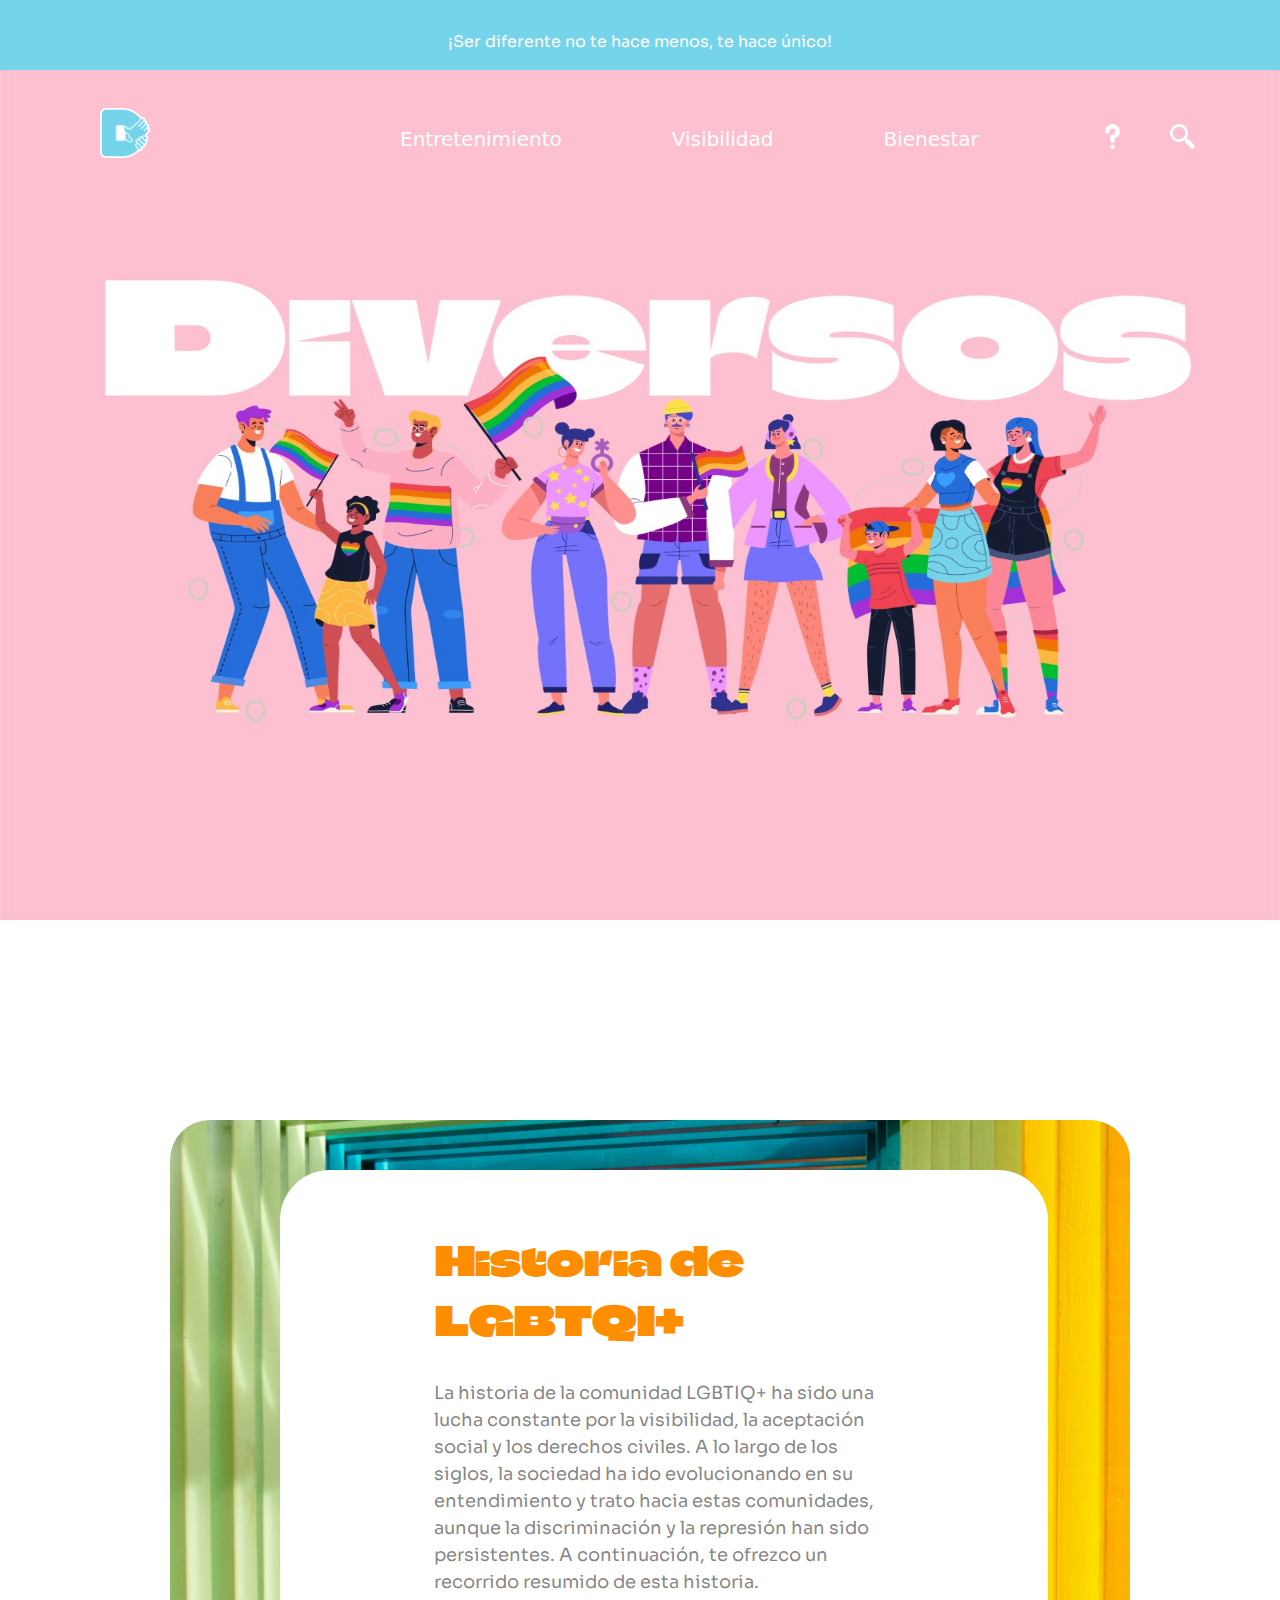
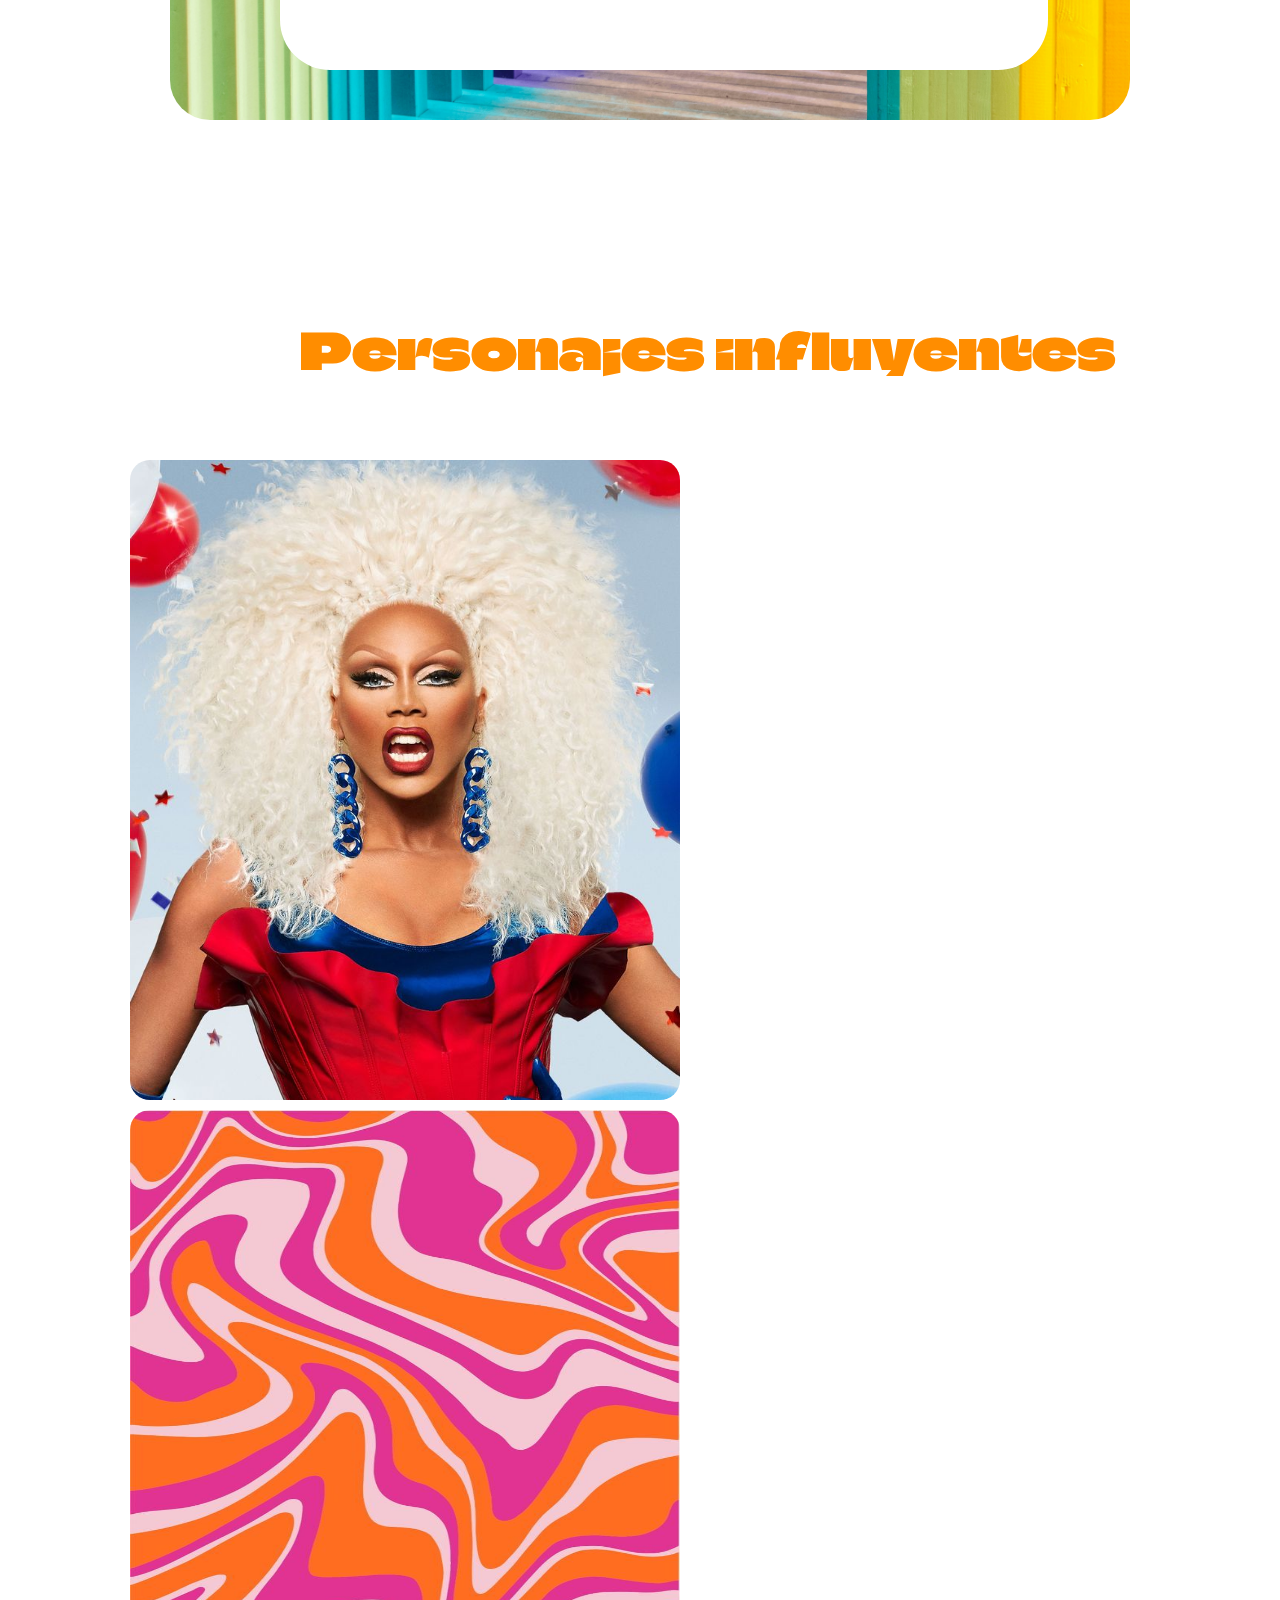
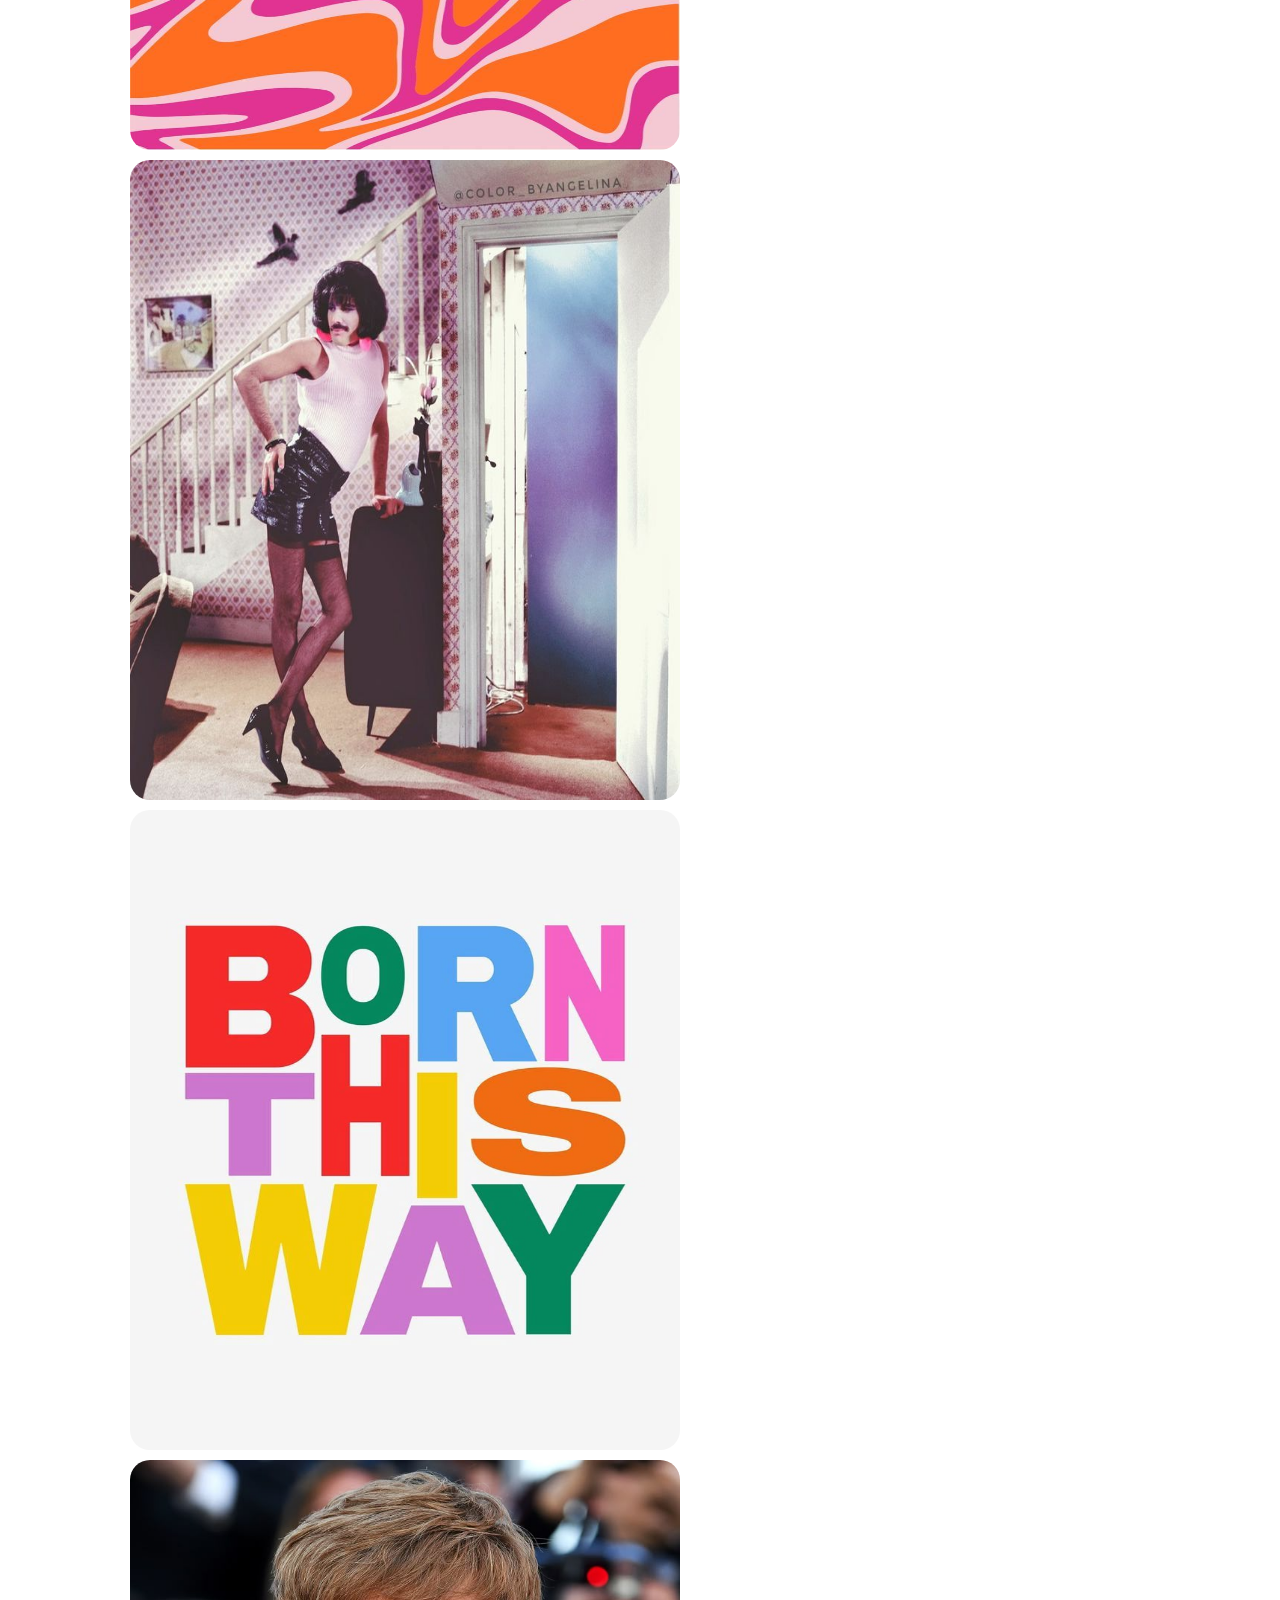
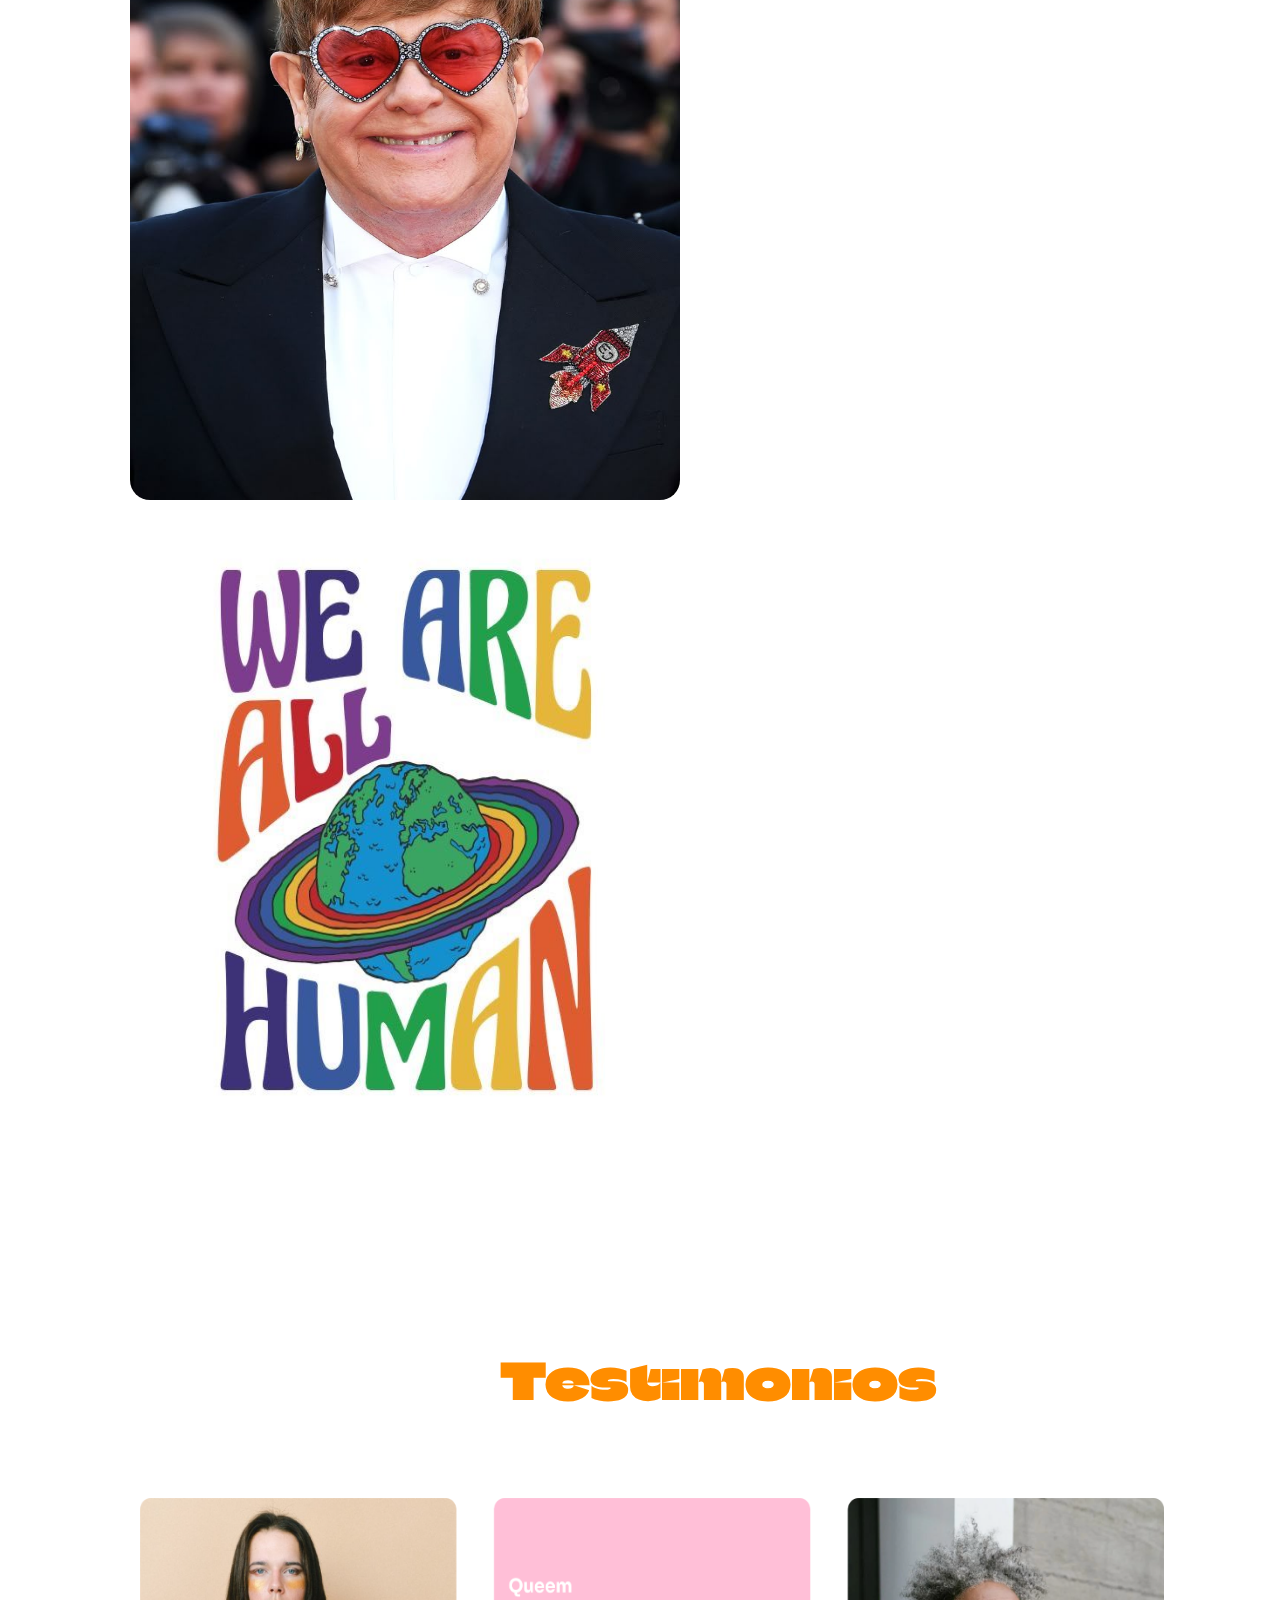
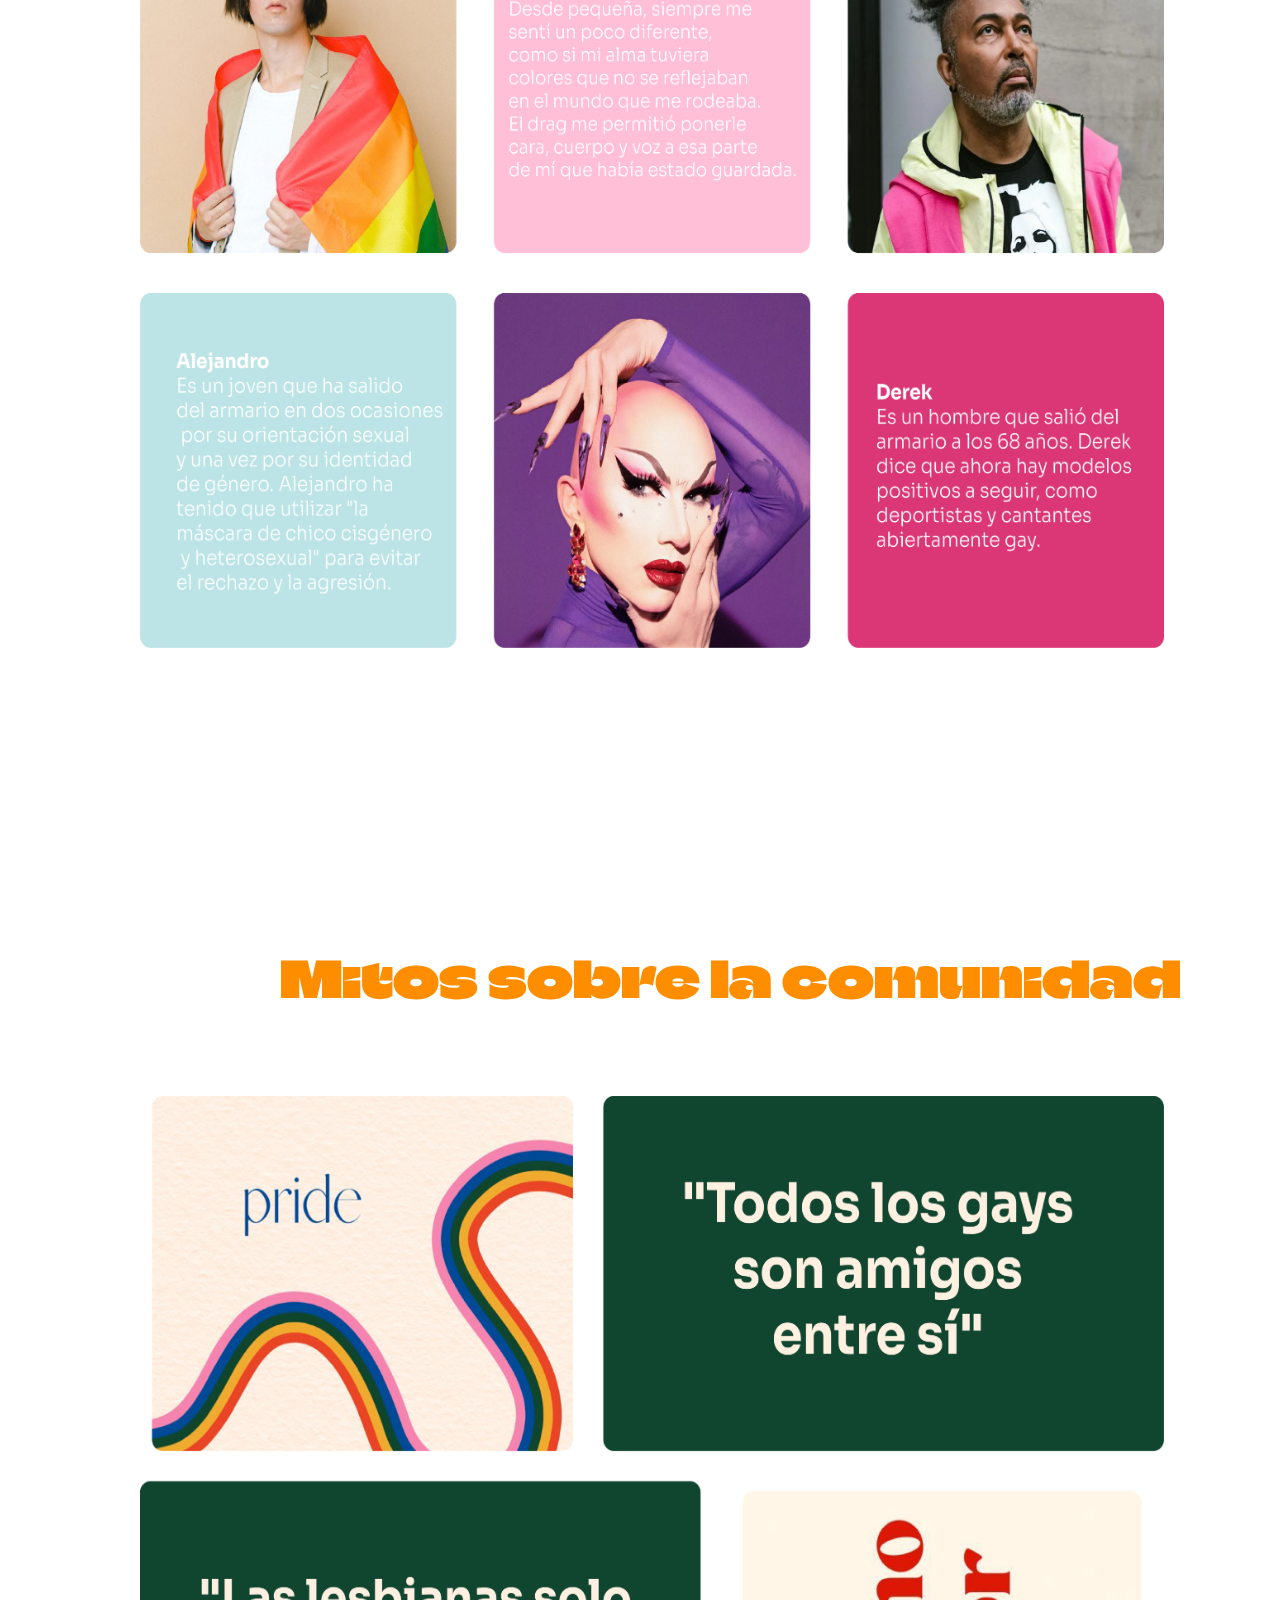
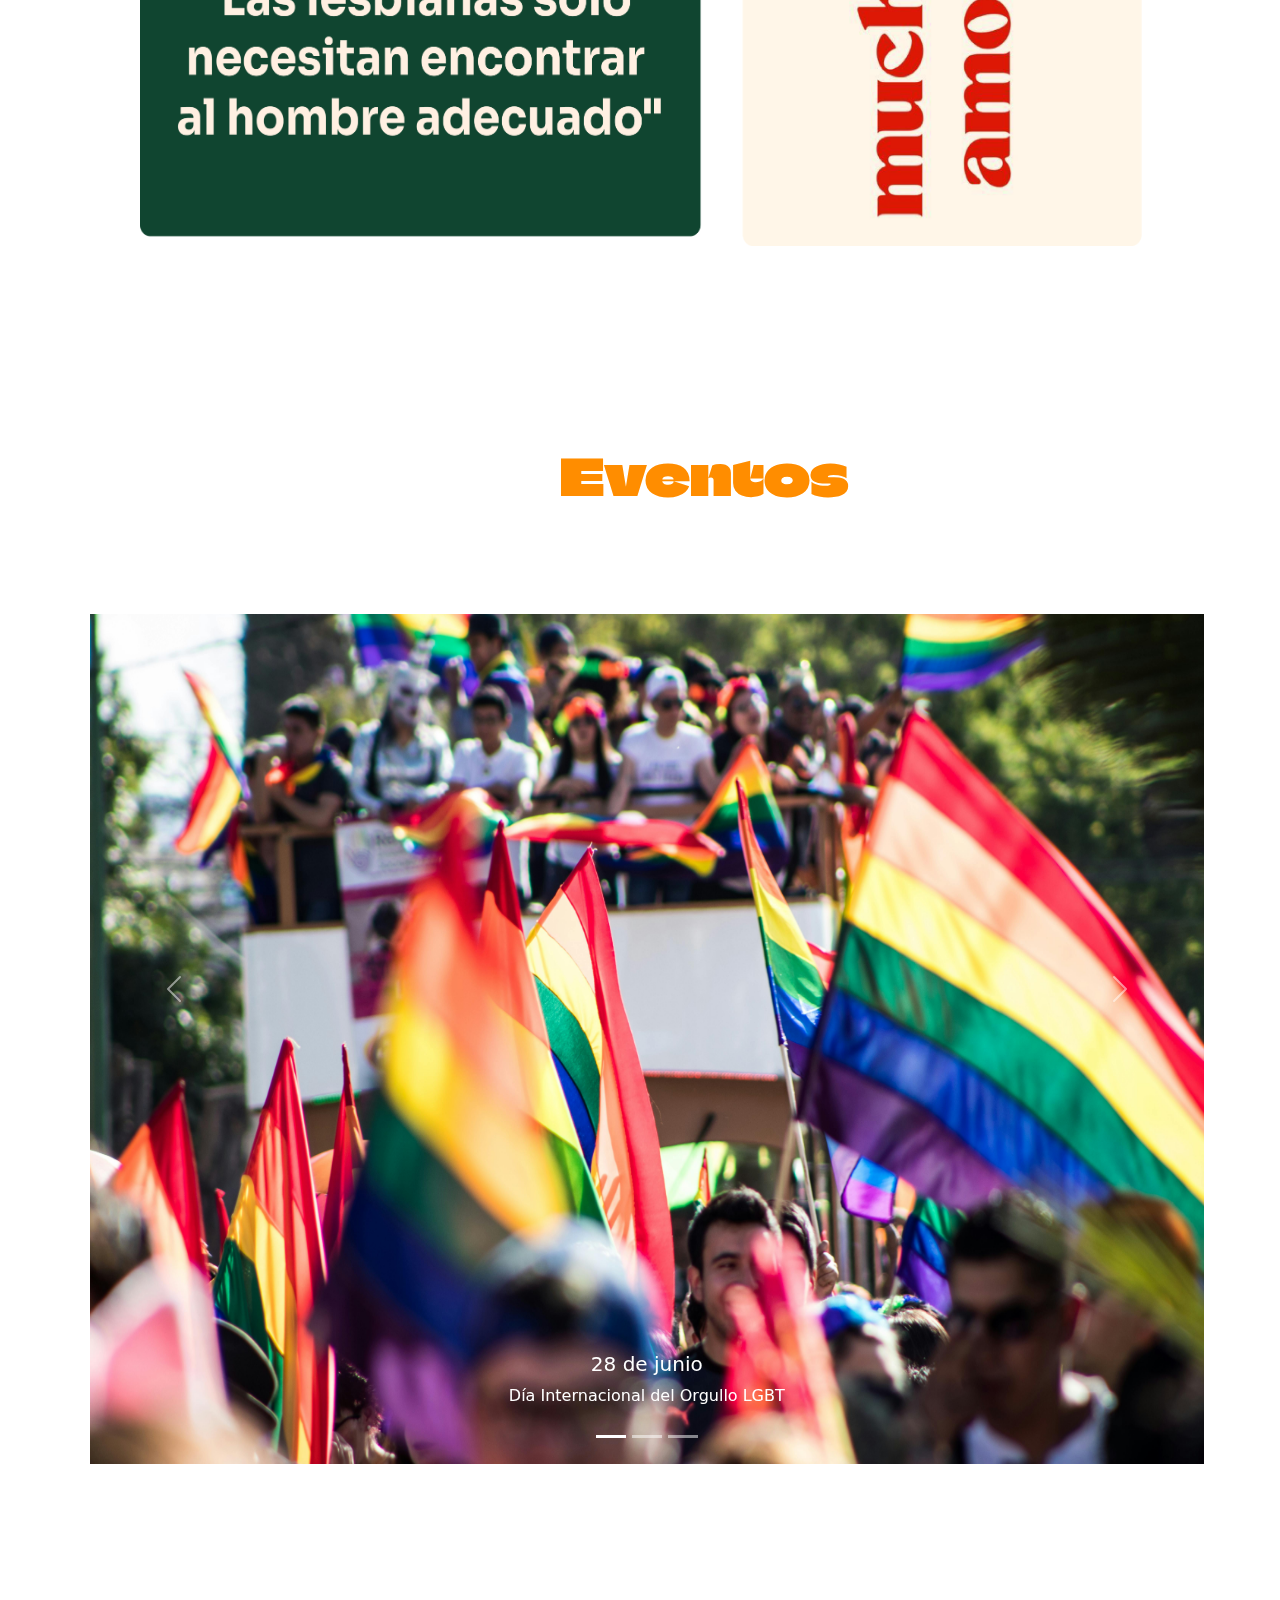
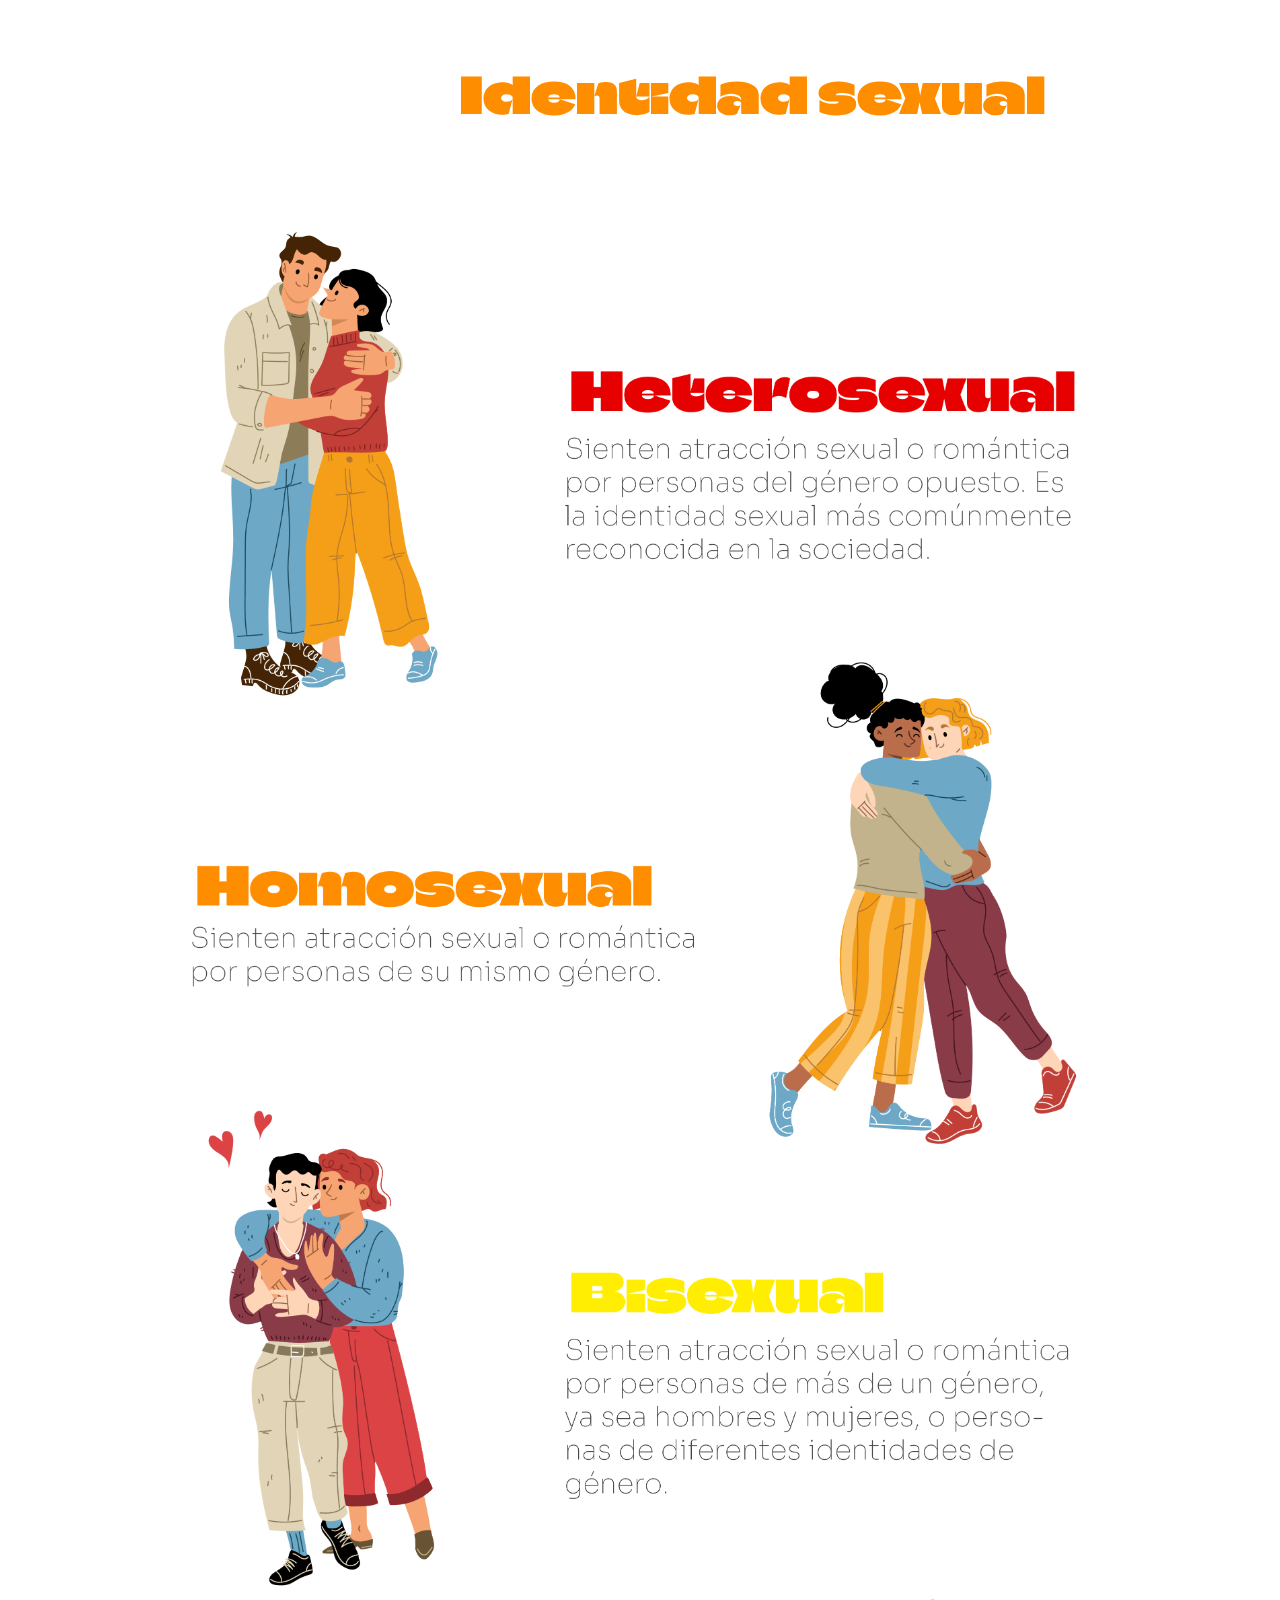
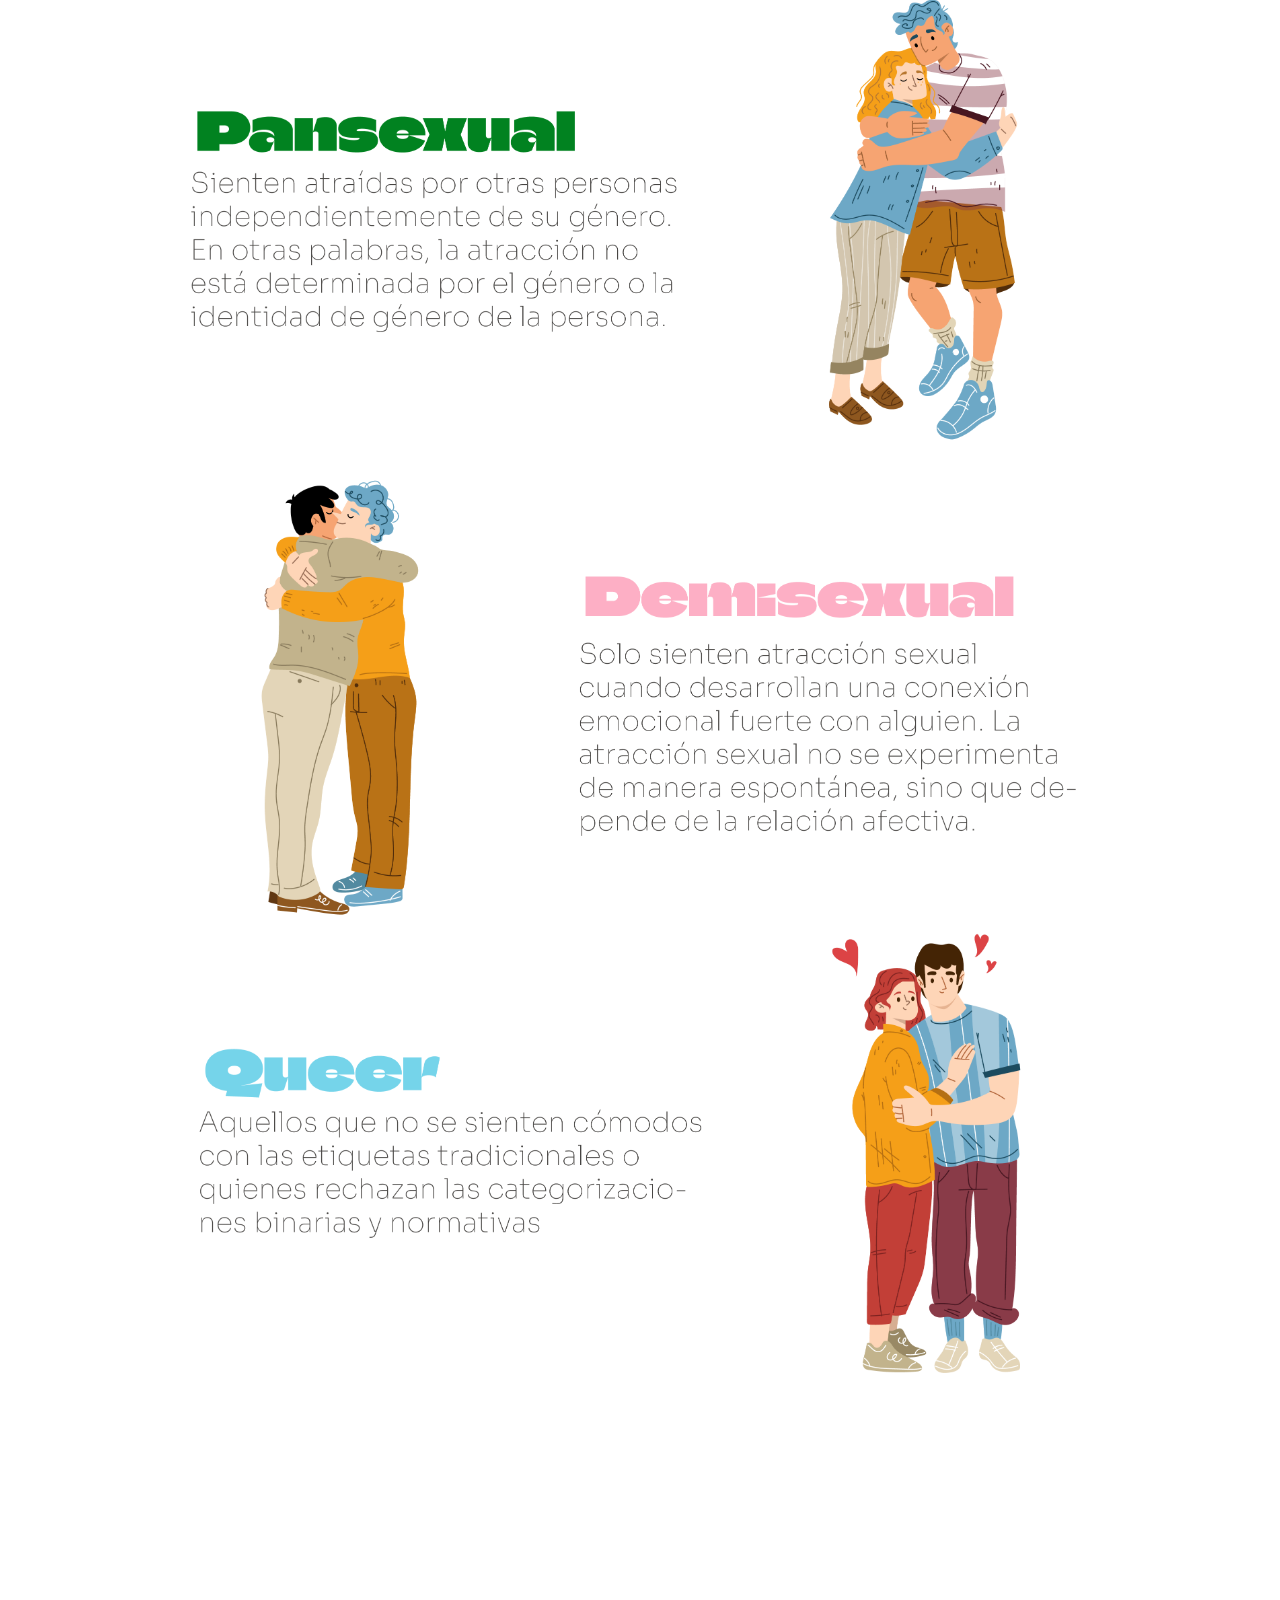
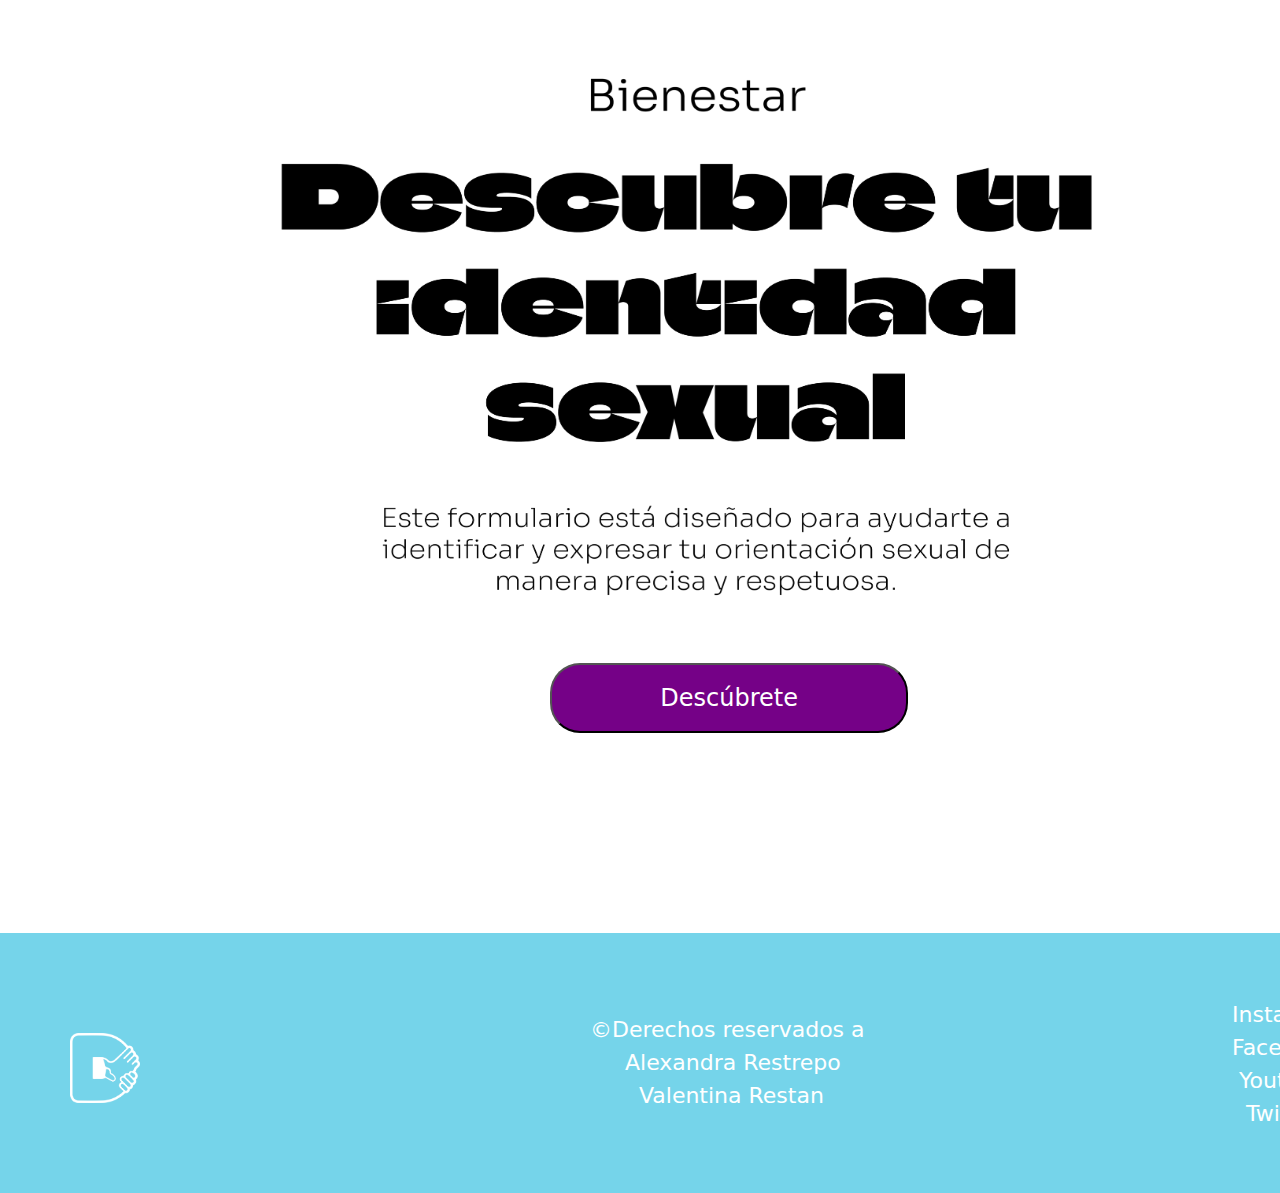
<file: index.html>
<!DOCTYPE html>
<html lang="en">
<head>
    <meta charset="UTF-8">
    <meta name="viewport" content="width=device-width, initial-scale=1.0">
    <!-- Tipografias Climate Crisis-->
    <link rel="preconnect" href="https://fonts.googleapis.com" />
    <link rel="preconnect" href="https://fonts.gstatic.com" crossorigin />
    <link
      href="https://fonts.googleapis.com/css2?family=Climate+Crisis&display=swap"
      rel="stylesheet"
    />
    <!-- Tipografias Barriecito-->
    <link rel="preconnect" href="https://fonts.googleapis.com" />
    <link rel="preconnect" href="https://fonts.gstatic.com" crossorigin />
    <link
      href="https://fonts.googleapis.com/css2?family=Barriecito&display=swap"
      rel="stylesheet"
    />
    <!-- Tipografias Sora-->
    <link rel="preconnect" href="https://fonts.googleapis.com" />
    <link rel="preconnect" href="https://fonts.gstatic.com" crossorigin />
    <link
      href="https://fonts.googleapis.com/css2?family=Sora:wght@100..800&display=swap"
      rel="stylesheet"
    />
    <link href="https://cdn.jsdelivr.net/npm/bootstrap@5.3.3/dist/css/bootstrap.min.css" rel="stylesheet" integrity="sha384-QWTKZyjpPEjISv5WaRU9OFeRpok6YctnYmDr5pNlyT2bRjXh0JMhjY6hW+ALEwIH" crossorigin="anonymous">
    <link rel="stylesheet" href="https://cdn.jsdelivr.net/npm/bootstrap-icons@1.11.3/font/bootstrap-icons.min.css">
    <link rel="stylesheet" href="css/style.css">
    <title>Diversos</title>
</head>
<body>
    <!--HEADER-->
    <header>
        <p class="texto-header">¡Ser diferente no te hace menos, te hace único!</p>
      </header>
      <!--NAV-->
        <nav>
            <div class="contenedor-nav">
                <img class="imagen-nav" src="img/portada-diversos.jpeg" alt="Portada" />
                <div class="contenedor-items-nav" id="navbarNavAltMarkup">
                <img class="logo-nav" src="img/diversidad.png" alt="Logo diversidad">
                    <div class="nav-contenedor-link">
                        <a class="nav-link" href="#entretenimiento">Entretenimiento</a>
                        <a class="nav-link" href="#visibilidad">Visibilidad</a>
                        <a class="nav-link" href="#bienestar">Bienestar</a>
                    </div>
                    <img class="item1-nav" src="img/signo-de-interrogacion.png" alt="Items del nav">
                    <img class="item2-nav" src="img/busqueda-de-lupa.png" alt="Items del nav">
                </div>
            </div>
        </nav>
    <main>
    <!--HISTORIA-->
    <section class="historia">
        <img class="img-historia" src="img/fondo-historia.jpg" alt="historia colores"/>
        <div class="cuadro-historia">
          <p class="titulo-historia">Historia de <br>LGBTQI+</p>
          <div class="margentexto-historia">
            <p class="texto-historia">
            La historia de la comunidad LGBTIQ+ ha sido una lucha constante por la visibilidad, la
            aceptación social y los derechos civiles. A lo largo de los siglos,
            la sociedad ha ido evolucionando en su entendimiento y trato hacia
            estas comunidades, aunque la discriminación y la represión han sido
            persistentes. A continuación, te ofrezco un recorrido resumido de
            esta historia.
          </p>
          </div>
        </div>
    <section>
    <!--SECTION2-PERSOANJES-INFLUYENTES-->
    <section class="section2">
        <h2 id="entretenimiento" class="titulo-section2">Personajes influyentes</h2>
        <div class="contenedor-section2">
            <img class="imagen1-section2" src="img/imagen1-section2.jpg" alt="Imagen personaje influyente de la comunidad LGBTIQ+">
            <img class="imagen2-section2" src="img/imagen2-section2.jpg" alt="Imagen personaje influyente de la comunidad LGBTIQ+">
            <img class="imagen3-section2" src="img/imagen3-section2.jpg" alt="Imagen personaje influyente de la comunidad LGBTIQ+">
            <img class="imagen4-section2" src="img/imagen4-section2.jpg" alt="Imagen personaje influyente de la comunidad LGBTIQ+">
            <img class="imagen5-section2" src="img/imagen5-section2.jpg" alt="Imagen personaje influyente de la comunidad LGBTIQ+">
            <img class="imagen6-section2" src="img/imagen6-section2.jpg" alt="Imagen personaje influyente de la comunidad LGBTIQ+">
        </div>
    </section>
    <!--SECTION3-TESTIMONIOS-->
    <section class="section3">
        <h2 class="titulo-section3">Testimonios</h2>
        <img class="imagen-section3" src="img/testimonios.png" alt="Imgaen contenedora sobre testimonios">
    </section>
    <!--SECTION4-MITOS CHISTOSOS-->
    <section class="section4">
        <h2 class="titulo-section4">Mitos sobre la comunidad</h2>
        <img class="imagen-section4" src="img/mitos sobre comunidad.png" alt="Imagen contenedora de los mitos">
    </section>
     <!--SECTION5-EVENTOS-->
     <section class="section5">
        <h2 class="titulo-section5">Eventos</h2>
        <div id="carouselExampleCaptions" class="carousel slide">
            <div class="carousel-indicators">
              <button
                type="button"
                data-bs-target="#carouselExampleCaptions"
                data-bs-slide-to="0"
                class="active"
                aria-current="true"
                aria-label="Slide 1"
              ></button>
              <button
                type="button"
                data-bs-target="#carouselExampleCaptions"
                data-bs-slide-to="1"
                aria-label="Slide 2"
              ></button>
              <button
                type="button"
                data-bs-target="#carouselExampleCaptions"
                data-bs-slide-to="2"
                aria-label="Slide 3"
              ></button>
            </div>
            <div class="carousel-inner">
              <div class="carousel-item active">
                <img src="img/carrusel 2.jpg" class="d-block w-100" alt="..." />
                <div class="carousel-caption d-none d-md-block">
                  <h5>28 de junio</h5>
                  <p>Día Internacional del Orgullo LGBT</p>
                </div>
              </div>
              <div class="carousel-item">
                <img src="img/carrusel 1.jpg" class="d-block w-100" alt="..." />
                <div class="carousel-caption d-none d-md-block">
                  <h5>23 de septiembre</h5>
                  <p>Día Internacional de la Bisexualidad</p>
                </div>
              </div>
              <div class="carousel-item">
                <img src="img/carrusel3.jpg" class="d-block w-100" alt="..." />
                <div class="carousel-caption d-none d-md-block">
                  <h5>11 de octubre</h5>
                  <p>Día para salir del armario</p>
                </div>
              </div>
            </div>
            <button
              class="carousel-control-prev"
              type="button"
              data-bs-target="#carouselExampleCaptions"
              data-bs-slide="prev"
            >
              <span class="carousel-control-prev-icon" aria-hidden="true"></span>
              <span class="visually-hidden">Previous</span>
            </button>
            <button
              class="carousel-control-next"
              type="button"
              data-bs-target="#carouselExampleCaptions"
              data-bs-slide="next"
            >
              <span class="carousel-control-next-icon" aria-hidden="true"></span>
              <span class="visually-hidden">Next</span>
            </button>
          </div>
     </section>
     <!--SECTION6-IDENTIDAD SEXUAL-->
     <section class="section6">
        <h2 id="visibilidad" class="titulo-section6">Identidad sexual</h2>
        <img class="imagen-section6" src="img/generos.png" alt="Imagen refertente a la idebntidad sexual">
     </section>
     <!--SECTION7-FORMULARIO-->
     <section id="bienestar" class="section7">
        <img class="imagen-section7" src="img/FORMULARIO.png" alt="Seccion del formulario">
        <a href="formulario.html"><button class="boton-formulario">Descúbrete</button></a>
     </section>
    </main>
    <!--FOOTER-->
    <footer>
        <img class="logo-footer" src="img/diversidad.png" alt="Logo Diversidad">
        <p class="texto-footer">&copy;Derechos reservados a <br>&nbsp;&nbsp;&nbsp;&nbsp; Alexandra Restrepo <br>&nbsp;&nbsp;&nbsp;&nbsp;&nbsp;&nbsp; Valentina Restan</p>
        <ul class="lista-footer">
            <li class="items-lista-footer">Instagram</li>
            <li class="items-lista-footer">Facebook</li>
            <li class="items-lista-footer">&nbsp;Youtube</li>
            <li class="items-lista-footer">&nbsp;&nbsp;Twitter</li>
        </ul>
    </footer>
    <script src="javascript/script.js"></script>
    <script src="https://cdn.jsdelivr.net/npm/bootstrap@5.3.3/dist/js/bootstrap.bundle.min.js" integrity="sha384-YvpcrYf0tY3lHB60NNkmXc5s9fDVZLESaAA55NDzOxhy9GkcIdslK1eN7N6jIeHz" crossorigin="anonymous"></script>
</body>
</html>
</file>
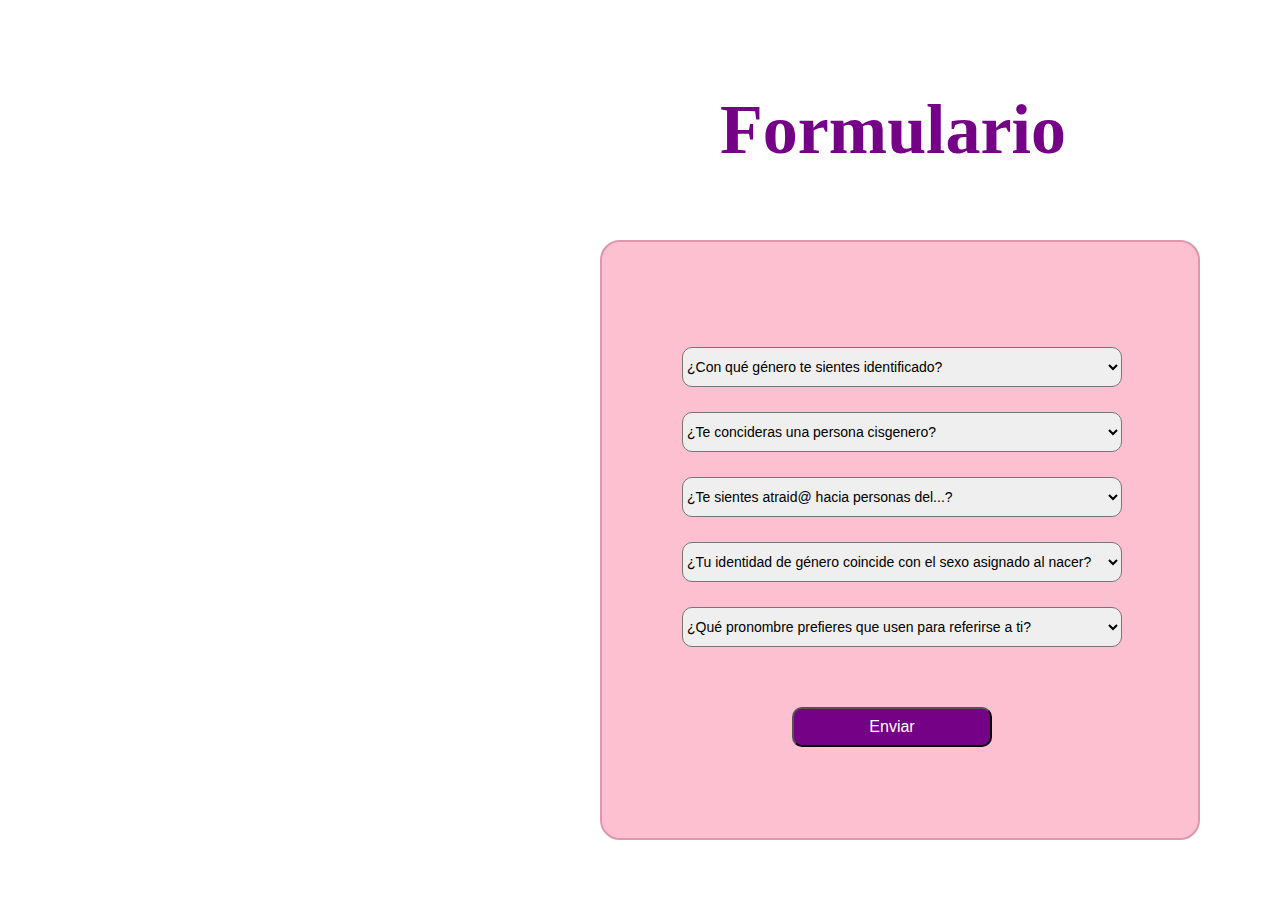
<file: formulario.html>
<!DOCTYPE html>
<html lang="en">
<head>
    <meta charset="UTF-8">
    <meta name="viewport" content="width=device-width, initial-scale=1.0">
    <link rel="stylesheet" href="css/formulario.css">
    <title>Formulario</title>
</head>
<body>
    <main>
        <section>
            <h2 class="titulo-formulario">Formulario</h2>
            <div id="formulario" class="contenedor-formulario">
                <!--Primera pregunta-->
                <select class="pregunta1-formulario form-select" aria-label="Default select example">
                    <option id="tesientesidentificado" selected>¿Con qué género te sientes identificado?</option>
                    <option id="hombre" value="1">Hombre</option>
                    <option id="mujer" value="2">Mujer</option>
                    <option id="otro" value="3">Otro</option>
                </select>
                <br>
                <!--Segunda pregunta-->
                <select class="pregunta2-formulario form-select" aria-label="Default select example">
                    <option id="cisgenero" selected>¿Te concideras una persona cisgenero?</option>
                    <option id="si" value="1">Sí</option>
                    <option id="no" value="2">No</option>
                    <option id="nodecirlo" value="3">Prefiero no dedcirlo</option>
                </select>
                <br>
                <!--Tercer pregunta-->
                <select class="pregunta3-formulario form-select" aria-label="Default select example">
                    <option id="atraidohacia" selected>¿Te sientes atraid@ hacia personas del...?</option>
                    <option id="opuesto" value="1">Género opuesto</option>
                    <option id="mismo" value="2">Mismo género</option>
                    <option id="depende" value="3">No depende del género</option>
                    <option  id="noatraido" value="3">No me siento atraid@ hacia ningun género</option>
                </select>
                <br>
                <!--Cuarta pregunta-->
                <select class="pregunta4-formulario form-select" aria-label="Default select example">
                    <option selected>¿Tu identidad de género coincide con el sexo asignado al nacer?</option>
                    <option value="1">Sí</option>
                    <option value="2">No</option>
                    <option value="3">Prefiero no dedcirlo</option>
                </select>
                <br>
                <!--Quinta pregunta-->
                <select class="pregunta5-formulario form-select" aria-label="Default select example">
                    <option selected>¿Qué pronombre prefieres que usen para referirse a ti?</option>
                    <option value="1">Él</option>
                    <option value="2">Ella</option>
                    <option value="3">Elle</option>
                </select>
                <button id="enviar" class="formulario-enviar">Enviar</button>
            </div>
        </section>
    </main>
    <script src="javascript/script.js"></script>
</body>
</html>
</file>
<file: css/style.css>
* {
    box-sizing: border-box;
    margin: 0;
  }

  /*Header*/

  header {
    width: 100%;
    height: 80px;
    background-color: #75d4ea;
  }
  
  .texto-header {
    text-align: center;
    font-size: 20px;
    color: white;
    padding-top: 30px;
  
    font-family: "Sora", serif;
    font-optical-sizing: auto;
    font-weight: weight;
    font-style: bold;
  }

  .imagen-nav {
    width: 100%;
    height: 1200px;
  }

  .logo-nav {
    width: 80px;
    height: 80px;
    margin-top: -2220px;
    margin-left: 160px;
  }

  .nav-contenedor-link {
    display: flex;
    flex-direction: row;
    margin-top: -1150px;
    margin-left: 550px;
  }

  .nav-link {
    text-decoration: none;
    color: white;
    font-size: 26px;
    margin-left: 100px;
  }

  .nav-link:hover {
    color: #75d4ea;
  }

  .item1-nav {
    width: 40px;
    height: 40px;
    margin-top: -30px;
    margin-left: 1600px;
  }
  
  .item2-nav {
    width: 40px;
    height: 40px;
    margin-top: -30px;
    margin-left: 40px;
  }

/*Section1-Historia*/

.img-historia {
    width: 70%;
    height: 790px;
    border-radius: 40px;
    margin-top: 300px;
    margin-left: 300px;
    z-index: 0;
  }
  
  .cuadro-historia {
    width: 800px;
    height: 500px;
    background-color: white;
    z-index: 1;
    margin-top: -630px;
    margin-left: 580px;
    display: flex;
    justify-content: center;
    position: absolute;
    border-radius: 50px;
  }
  
  .titulo-historia {
    color: #ff8d00;
    font-size: 50px;
    margin-top: 60px;
    margin-left: 0px;
  
    font-family: "Climate Crisis", serif;
    font-optical-sizing: auto;
    font-weight: 400;
    font-style: normal;
    font-variation-settings: "YEAR" 1979;
  }
  
  .margentexto-historia{
    width: 600px;
    height: 200px;
    margin-top: 260px;
    margin-left: -450px;
  }
  
  .texto-historia {
    font-size: 17px;
    color: rgba(55, 54, 54, 0.618);
    margin-left: 50px;
  
    font-family: "Sora", serif;
    font-optical-sizing: auto;
    font-weight: weight;
    font-style: normal;
  }

/*Section2-Personajes influyentes*/

.titulo-section2 {
    font-size: 70px;
    color: #ff8d00;
    margin-top: 400px;
    margin-left: 350px;

    font-family: "Climate Crisis", serif;
    font-optical-sizing: auto;
    font-weight: 400;
    font-style: normal;
    font-variation-settings: "YEAR" 1979;
}

.contenedor-section2 {
    margin-top: 70px;
    margin-left: 80px;
}

.imagen1-section2, .imagen2-section2, .imagen3-section2, .imagen4-section2, .imagen5-section2, .imagen6-section2 {
    width: 550px;
    height: 640px;
    border-radius: 20px;
    margin-top: 10px;
    margin-left: 10px;
}

/*Section3-Testimonios*/

.titulo-section3{
    font-size: 70px;
    color: #ff8d00;
    margin-top: 400px;
    margin-left: 630px;

    font-family: "Climate Crisis", serif;
    font-optical-sizing: auto;
    font-weight: 400;
    font-style: normal;
    font-variation-settings: "YEAR" 1979;
}

.imagen-section3 {
    width: 1500px;
    height: 900px;
    margin-top: 80px;
    margin-left: 200px;
}

/*Section4-Mitos chistosos*/

.titulo-section4{
    font-size: 70px;
    color: #ff8d00;
    margin-top: 400px;
    margin-left: 300px;

    font-family: "Climate Crisis", serif;
    font-optical-sizing: auto;
    font-weight: 400;
    font-style: normal;
    font-variation-settings: "YEAR" 1979;
}

.imagen-section4 {
    width: 1500px;
    height: 900px;
    margin-top: 80px;
    margin-left: 170px;
}

/*Section5-Eventos*/
.titulo-section5{
    font-size: 70px;
    color: #ff8d00;
    margin-top: 400px;
    margin-left: 730px;

    font-family: "Climate Crisis", serif;
    font-optical-sizing: auto;
    font-weight: 400;
    font-style: normal;
    font-variation-settings: "YEAR" 1979;
}

.d-block {
    height: 850px;
    margin-top: 100px;
}

.carousel {
    width: 80%;
    margin-left: 180px;
}

/*Section6-Identidad sexual*/
.titulo-section6 {
    font-size: 70px;
    color: #ff8d00;
    margin-top: 400px;
    margin-left: 530px;

    font-family: "Climate Crisis", serif;
    font-optical-sizing: auto;
    font-weight: 400;
    font-style: normal;
    font-variation-settings: "YEAR" 1979;
}

.imagen-section6 {
    width: 65%;
    height: 75%;
    margin-top: 100px;
    margin-left: 320px;
    margin-bottom: -500px;
}

/*Section7-Formulario*/

.imagen-section7 {
    width: 70%;
    height: 850px;
    margin-top: 900px;
    margin-left: 320px;
}

.boton-formulario {
    width: 500px;
    height: 100px;
    color: white;
    background-color: #750187;
    font-size: 40px;
    border-radius: 30px;
    margin-top: 100px;
    margin-left: 740px;
}

/*Footer*/

footer {
    width: 100%;
    height: 260px;
    background-color: #75D4EA;
    margin-top: 400px;
}

.logo-footer {
    width: 80px;
    height: 80px;
    margin-top: 100px;
    margin-left: 140px;
}

.texto-footer {
    color: white;
    font-size: 22px;
    margin-top: -70px;
    margin-left: 860px;
}

.lista-footer {
    color: white;
    font-size: 22px;
    list-style: none;
    margin-top: -170px;
    margin-left: 1650px;
}

/*RESPONSIVE*/
/*Tamaño 1440px*/

@media screen and (max-width: 1440px) {
    header {
        width: 100%;
        height: 70px;
    }
    .texto-header {
        font-size: 16px;
        text-align: center;
    }
    .logo-nav {
        width: 50px;
        height: 50px;
        margin-top: -1600px;
        margin-left: 100px;
    }
    .nav-contenedor-link {
        flex-direction: row;
        align-items: center;
        gap: 10px;
        margin-top: -820px;
        margin-left: 300px;
    }
    .nav-link {
        font-size: 20px;
    }
    .item1-nav {
        width: 25px;
        height: 25px;
        margin-bottom: 30px;
        margin-left: 1100px;
    }
    .item2-nav {
        width: 25px;
        height: 25px;
        margin-bottom: 30px;
    }
    .imagen-nav {
        width: 100%;
        height: 850px;
    }
    .img-historia {
        width: 75%;
        height: 600px;
        margin-top: 200px;
        margin-left: 170px;
    }
    .cuadro-historia {
        width: 60%;
        margin-top: -550px;
        margin-left: 280px;
    }
    .titulo-historia {
        font-size: 40px;
    }
    .texto-historia {
        font-size: 18px;
        margin-top: -50px;
        margin-left: 140px;
    }
    .titulo-section2 {
        font-size: 50px;
        margin-top: 200px;
        margin-left: 300px;
    }
    .titulo-section3 {
        font-size: 50px;
        margin-left: 500px;
        margin-top: 200px;
    }
    .titulo-section4 {
        font-size: 50px;
        margin-left: 280px;
        margin-top: 300px;
    }
    .titulo-section5 {
        font-size: 50px;
        margin-left: 560px;
        margin-top: 200px;
    }
    .titulo-section6 {
        font-size: 50px;
        margin-top: 200px;
        margin-left: 460px;
    }
    .contenedor-section2 {
        flex-direction: column;
        align-items: center;
    }
    .imagen1-section2, .imagen2-section2, .imagen3-section2, .imagen4-section2, .imagen5-section2, .imagen6-section2 {
        max-width: 90%;
        margin-left: 50px;
    }
    .imagen-section3, .imagen-section4 {
        max-width: 80%;
        height: 750px;
        margin-left: 140px;
    }
    .carousel {
        width: 87%;
        height: -500px;
        margin-left: 90px;
    }
    .imagen-section6{
        width: 70%;
        margin-top: 100px;
        margin-left: 190px;
    }
    .imagen-section7 {
        width: 65%;
        height: 550px;
        margin-top: 800px;
        margin-left: 280px;
    }
    .boton-formulario {
        width: 28%;
        height: 70px;
        font-size: 24px;
        margin-top: 40px;
        margin-left: 550px;
    }
    footer {
        width: 100%;
        margin-top: 200px;
    }
    .logo-footer {
        width: 70px;
        height: 70px;
        margin-left: 70px;
    }
    .texto-footer {
        font-size: 22px;
        margin-top: -90px;
        margin-left: 590px;
    }
    .lista-footer {
        font-size: 22px;
        margin-top: -130px;
        margin-left: 1200px;
    }
}

/*Tamaño 1024px*/

@media screen and (max-width: 1024px) {
    header {
        width: 100%;
        height: 70px;
    }
    .texto-header {
        font-size: 16px;
        text-align: center;
    }
    .logo-nav {
        width: 50px;
        height: 50px;
        margin-top: -1330px;
        margin-left: 60px;
    }
    .nav-contenedor-link {
        flex-direction: row;
        align-items: center;
        gap: 10px;
        margin-top: -685px;
        margin-left: 180px;
    }
    .nav-link {
        font-size: 16px;
    }
    .item1-nav {
        width: 25px;
        height: 25px;
        margin-bottom: 30px;
        margin-left: 850px;
    }
    .item2-nav {
        width: 25px;
        height: 25px;
        margin-bottom: 30px;
    }
    .imagen-nav {
        width: 100%;
        height: 700px;
    }
    .img-historia {
        width: 75%;
        height: 600px;
        margin-top: 200px;
        margin-left: 150px;
    }
    .cuadro-historia {
        width: 60%;
        margin-top: -550px;
        margin-left: 230px;
    }
    .titulo-historia {
        font-size: 35px;
    }
    .texto-historia {
        font-size: 18px;
        margin-top: -50px;
        margin-left: 180px;
    }
    .titulo-section2 {
        font-size: 40px;
        margin-top: 200px;
        margin-left: 230px;
    }
    .titulo-section3 {
        font-size: 40px;
        margin-left: 320px;
        margin-top: 200px;
    }
    .titulo-section4 {
        font-size: 40px;
        margin-left: 160px;
        margin-top: 300px;
    }
    .titulo-section5 {
        font-size: 40px;
        margin-left: 370px;
        margin-top: 200px;
    }
    .titulo-section6 {
        font-size: 40px;
        margin-top: 200px;
        margin-left: 300px;
    }
    .contenedor-section2 {
        flex-direction: column;
        align-items: center;
    }
    .imagen1-section2, .imagen2-section2, .imagen3-section2, .imagen4-section2, .imagen5-section2, .imagen6-section2 {
        max-width: 90%;
        margin-left: 180px;
    }
    .imagen-section3, .imagen-section4 {
        max-width: 90%;
        height: 580px;
        margin-left: 40px;
    }
    .carousel {
        width: 95%;
        height: -500px;
        margin-left: 20px;
    }
    .imagen-section6{
        width: 70%;
        margin-top: 100px;
        margin-left: 140px;
    }
    .imagen-section7 {
        width: 65%;
        height: 500px;
        margin-top: 800px;
        margin-left: 180px;
    }
    .boton-formulario {
        width: 30%;
        height: 70px;
        font-size: 22px;
        margin-top: 40px;
        margin-left: 360px;
    }
    footer {
        width: 100%;
        margin-top: 200px;
    }
    .logo-footer {
        width: 50px;
        height: 50px;
        margin-left: 50px;
    }
    .texto-footer {
        font-size: 18px;
        margin-top: -40px;
        margin-left: 400px;
    }
    .lista-footer {
        font-size: 18px;
        margin-top: -120px;
        margin-left: 790px;
    }
}

/*Tamaño 768px*/

@media screen and (max-width: 768px) {
    header {
        width: 100%;
        height: 70px;
    }
    .texto-header {
        font-size: 16px;
        text-align: center;
    }
    .logo-nav {
        width: 40px;
        height: 40px;
        margin-top: -1330px;
        margin-left: 40px;
    }
    .nav-contenedor-link {
        flex-direction: row;
        align-items: center;
        gap: 10px;
        margin-top: -685px;
        margin-left: 80px;
    }
    .nav-link {
        font-size: 16px;
    }
    .item1-nav {
        width: 25px;
        height: 25px;
        margin-bottom: 30px;
        margin-left: 700px;
        display: none;
    }
    .item2-nav {
        width: 25px;
        height: 25px;
        margin-bottom: 30px;
        display: none;
    }
    .imagen-nav {
        width: 100%;
        height: 700px;
    }
    .img-historia {
        width: 75%;
        height: 600px;
        margin-top: 200px;
        margin-left: 90px;
    }
    .cuadro-historia {
        width: 60%;
        margin-top: -550px;
        margin-left: 160px;
    }
    .titulo-historia {
        font-size: 30px;
    }
    .texto-historia {
        font-size: 14px;
        margin-top: -50px;
        margin-left: 220px;
    }
    .titulo-section2 {
        font-size: 40px;
        margin-top: 200px;
        margin-left: 200px;
    }
    .titulo-section3 {
        font-size: 40px;
        margin-left: 220px;
        margin-top: 200px;
    }
    .titulo-section4 {
        font-size: 40px;
        margin-left: 190px;
        margin-top: 300px;
    }
    .titulo-section5 {
        font-size: 40px;
        margin-left: 310px;
        margin-top: 200px;
    }
    .titulo-section6 {
        font-size: 40px;
        margin-top: 200px;
        margin-left: 180px;
    }
    .contenedor-section2 {
        flex-direction: column;
        align-items: center;
    }
    .imagen1-section2, .imagen2-section2, .imagen3-section2, .imagen4-section2, .imagen5-section2, .imagen6-section2 {
        max-width: 90%;
        margin-left: 30px;
    }
    .imagen-section3, .imagen-section4 {
        max-width: 90%;
        height: 480px;
        margin-left: 40px;
    }
    .carousel {
        width: 95%;
        height: -500px;
        margin-left: 20px;
    }
    .imagen-section6{
        width: 70%;
        margin-top: 100px;
        margin-left: 120px;
    }
    .imagen-section7 {
        width: 60%;
        height: 350px;
        margin-top: 800px;
        margin-left: 170px;
    }
    .boton-formulario {
        width: 25%;
        height: 70px;
        font-size: 22px;
        margin-top: 40px;
        margin-left: 290px;
    }
    footer {
        width: 100%;
        margin-top: 200px;
    }
    .logo-footer {
        width: 50px;
        height: 50px;
        margin-left: 50px;
    }
    .texto-footer {
        font-size: 16px;
        margin-top: -40px;
        margin-left: 300px;
    }
    .lista-footer {
        font-size: 16px;
        margin-top: -100px;
        margin-left: 600px;
    }
}

/*Tamaño 375px*/

@media screen and (max-width: 375px) {
    header {
        width: 137%;
        height: 70px;
    }
    .texto-header {
        font-size: 16px;
        text-align: center;
    }
    .logo-nav {
        width: 40px;
        height: 40px;
        margin-top: -950px;
        margin-left: 50px;
    }
    .nav-contenedor-link {
        flex-direction: row;
        align-items: center;
        gap: 10px;
        margin-top: -685px;
        margin-left: 20px;
        display: none;
    }
    .nav-link {
        font-size: 16px;
        display: none;
    }
    .item1-nav {
        width: 25px;
        height: 25px;
        margin-bottom: -100px;
        margin-left: 1000px;
        display: none;
    }
    .item2-nav {
        width: 25px;
        height: 25px;
        margin-bottom: 30px;
        display: none;
    }
    .imagen-nav {
        width: 137%;
        height: 500px;
    }
    .img-historia {
        width: 120%;
        height: 550px;
        margin-top: 200px;
        margin-left: 30px;
    }
    .cuadro-historia {
        width: 110%;
        margin-top: -525px;
        margin-left: 50px;
    }
    .titulo-historia {
        font-size: 30px;
    }
    .texto-historia {
        font-size: 14px;
        margin-top: -50px;
        margin-left: 220px;
    }
    .titulo-section2 {
        font-size: 40px;
        margin-top: 200px;
        margin-left: 160px;
    }
    .titulo-section3 {
        font-size: 40px;
        margin-left: 140px;
        margin-top: 200px;
    }
    .titulo-section4 {
        font-size: 40px;
        margin-left: 120px;
        margin-top: 300px;
    }
    .titulo-section5 {
        font-size: 40px;
        margin-left: 190px;
        margin-top: 200px;
        display: none;
    }
    .titulo-section6 {
        font-size: 40px;
        margin-top: 200px;
        margin-left: 180px;
    }
    .contenedor-section2 {
        flex-direction: column;
        align-items: center;
    }
    .imagen1-section2, .imagen2-section2, .imagen3-section2, .imagen4-section2, .imagen5-section2, .imagen6-section2 {
        max-width: 180%;
        margin-left: -90px;
    }
    .imagen-section3, .imagen-section4 {
        max-width: 130%;
        height: 400px;
        margin-left: 10px;
    }
    .carousel {
        width: 120%;
        height: -500px;
        margin-left: 20px;
        display: none;
    }
    .imagen-section6{
        width: 110%;
        margin-top: 100px;
        margin-left: 60px;
    }
    .imagen-section7 {
        width: 110%;
        height: 350px;
        margin-top: 800px;
        margin-left: 60px;
    }
    .boton-formulario {
        width: 45%;
        height: 70px;
        font-size: 22px;
        margin-top: 40px;
        margin-left: 170px;
    }
    footer {
        width: 135%;
        margin-top: 200px;
    }
    .logo-footer {
        width: 50px;
        height: 50px;
        margin-left: 50px;
    }
    .texto-footer {
        font-size: 16px;
        margin-top: -40px;
        margin-left: 200px;
    }
    .lista-footer {
        font-size: 16px;
        margin-top: -100px;
        margin-left: 450px;
        display: none;
    }
}
</file>
<file: css/formulario.css>
* {
    box-sizing: border-box;
    margin: 0;
  }

.titulo-formulario {
    font-size: 70px; 
    margin-top: 90px; 
    margin-left: 720px;
    color: #750187;
}

.contenedor-formulario {
    width: 600px;
    height: 600px;
    background-color: #fdc0d0;
    border: 2px solid #dd98ab;
    border-radius: 20px;
    margin-top: 70px;
    margin-left: 600px;
    padding-top: 80px;
    padding-left: 80px;
}

.pregunta1-formulario, .pregunta2-formulario, .pregunta3-formulario, .pregunta4-formulario, .pregunta5-formulario {
    width: 440px;
    height: 40px;
    border-radius: 10px;
    font-size: 14px;
    margin-top: 25px;
}

.formulario-enviar {
    width: 200px;
    height: 40px;
    border-radius: 10px;
    font-size: 16px;
    color: white;
    background-color: #750187;
    margin-top: 60px;
    margin-left: 110px;
}
</file>
